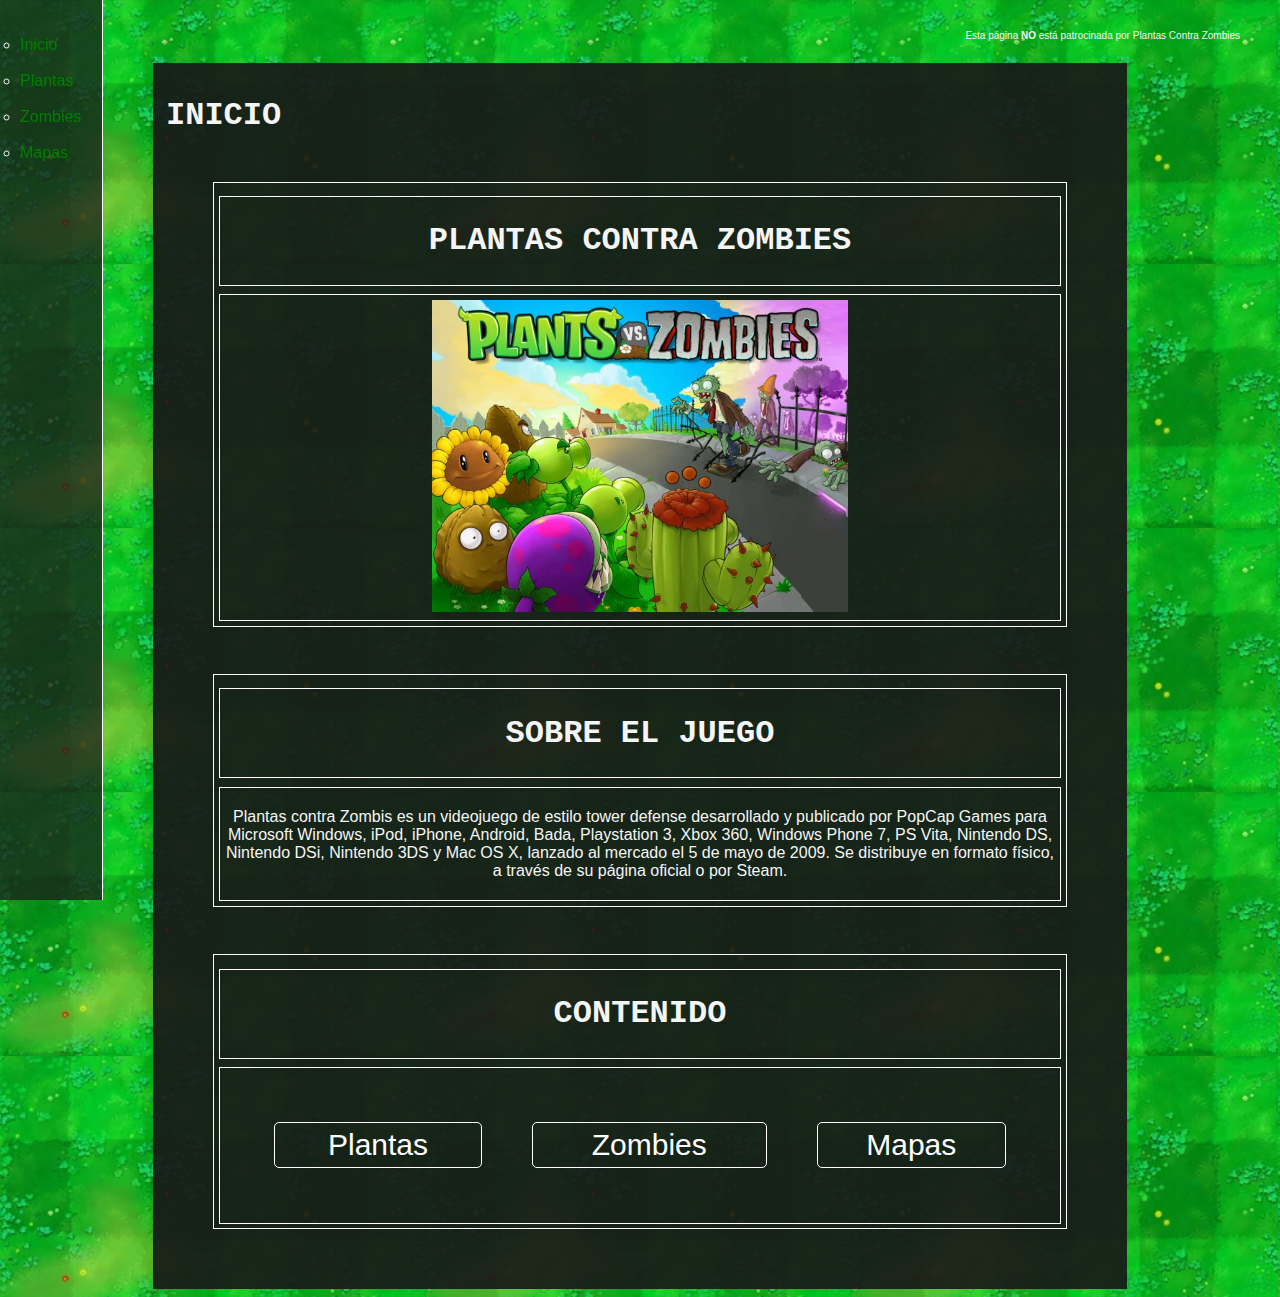
<file: raíz/index.html>
<!DOCTYPE html>
<html lang="en">

<head>
    <meta charset="UTF-8">
    <meta http-equiv="X-UA-Compatible" content="IE=edge">
    <meta name="viewport" content="width=device-width, initial-scale=1.0">
    <title>PvZ Wiki</title>
    <link rel="stylesheet" href="../style/stylesheet.css">
</head>

<body>
    <div class="sidenav">
        <ul>
            <li>
                <a href="./index.html" target="_self">
                    Inicio
                </a><br><br>
            </li>
            <li>
                <a href="./categorias/plantas.html" target="_self">
                    Plantas
                </a><br><br>
            </li>
            <li>
                <a href="./categorias/zombies.html" target="_self">
                    Zombies
                </a><br><br>
            </li>
            <li>
                <a href="./categorias/mapas.html" target="_self">
                    Mapas
                </a><br><br>
            </li>
        </ul>
    </div>
    <div class="anuncio">
        <p>Esta página <strong>NO</strong> está patrocinada por Plantas Contra Zombies</p>

    </div>
    <div class="container">
        <h1>
            Inicio
        </h1>
        <div class="div-principal1">
            <div class="div-principal2">
                <h1>
                    Plantas contra zombies
                </h1>
            </div>
            <div class="div-principal2">
                <img src="../img/main/Plantsvs.Zombies.jpg" alt="" class="foto-principal">
            </div>
        </div>

        <div class="div-principal1">
            <div class="div-principal2">
                <h1>
                    Sobre el juego
                </h1>
            </div>
            <div class="div-principal2">
                <p>
                    Plantas contra Zombis es un videojuego de estilo tower defense desarrollado
                    y publicado por PopCap Games para Microsoft Windows, iPod, iPhone, Android,
                    Bada, Playstation 3, Xbox 360, Windows Phone 7, PS Vita, Nintendo DS, Nintendo DSi,
                    Nintendo 3DS y Mac OS X, lanzado al mercado el 5 de mayo de 2009. Se distribuye en
                    formato físico, a través de su página oficial o por Steam.
                </p>
            </div>
        </div>
        <div class="div-principal1">
            <div class="div-principal2">
                <h1>
                    Contenido
                </h1>
            </div>
            <div class="div-principal2" id="contenido">
                <table class="table-centrar">
                    <tr>

                        <td class="td-bordes">
                            <a href="./categorias/plantas.html" class="contenidos">
                                Plantas
                            </a>
                        </td>
                        <td class="td-bordes">
                            <a href="./categorias/zombies.html" class="contenidos">
                                Zombies
                            </a>
                        </td>
                        <td class="td-bordes">
                            <a href="./categorias/mapas.html" class="contenidos">
                                Mapas
                            </a>
                        </td>

                    </tr>
                </table>
            </div>
        </div>
    </div>


</body>

</html>
</file>
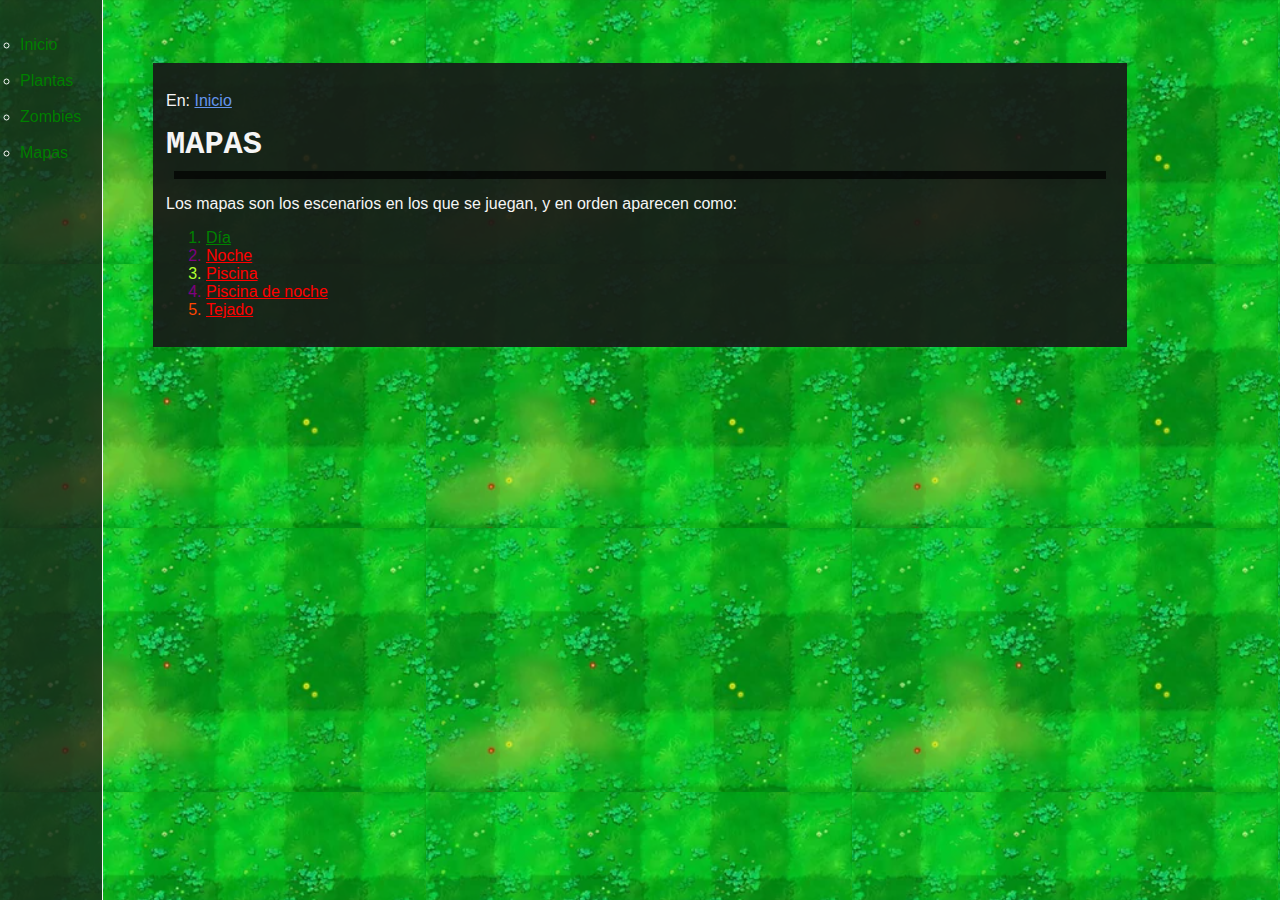
<file: raíz/categorias/mapas.html>
<!DOCTYPE html>
<html lang="en">

<head>
    <meta charset="UTF-8">
    <meta http-equiv="X-UA-Compatible" content="IE=edge">
    <meta name="viewport" content="width=device-width, initial-scale=1.0">
    <title>Mapas</title>
    <link rel="stylesheet" href="../../style/stylesheet.css">

</head>

<body>
    <div class="sidenav">
        <ul>
            <li>
                <a href="../index.html" target="_self">
                    Inicio
                </a><br><br>
            </li>
            <li>
                <a href="../categorias/plantas.html" target="_self">
                    Plantas
                </a><br><br>
            </li>
            <li>
                <a href="../categorias/zombies.html" target="_self">
                    Zombies
                </a><br><br>
            </li>
            <li>
                <a href="../categorias/mapas.html" target="_self">
                    Mapas
                </a><br><br>
            </li>
        </ul>
    </div>
    <div class="container">
        <nav>
            <p>En:
                <a href="../index.html">Inicio</a>
            </p>
        </nav>
        <div class="div-mapas">
            <h1>Mapas</h1>
        </div>
        <div></div>
        <div>
            <p>Los mapas son los escenarios en los que se juegan, y en orden aparecen como:
            <ol id="lista-mapas">

                <li>
                    <a href="../mapas/dia.html" class="dia">
                        Día
                    </a>
                </li>
                <li>
                    <a href="#">
                        Noche
                    </a>
                </li>
                <li>
                    <a href="#">
                        Piscina
                    </a>
                </li>
                <li>
                    <a href="#">
                        Piscina de noche
                    </a>
                </li>
                <li>
                    <a href="#">
                        Tejado
                    </a>
                </li>
            </ol>
            </p>

        </div>
    </div>
</body>

</html>
</file>
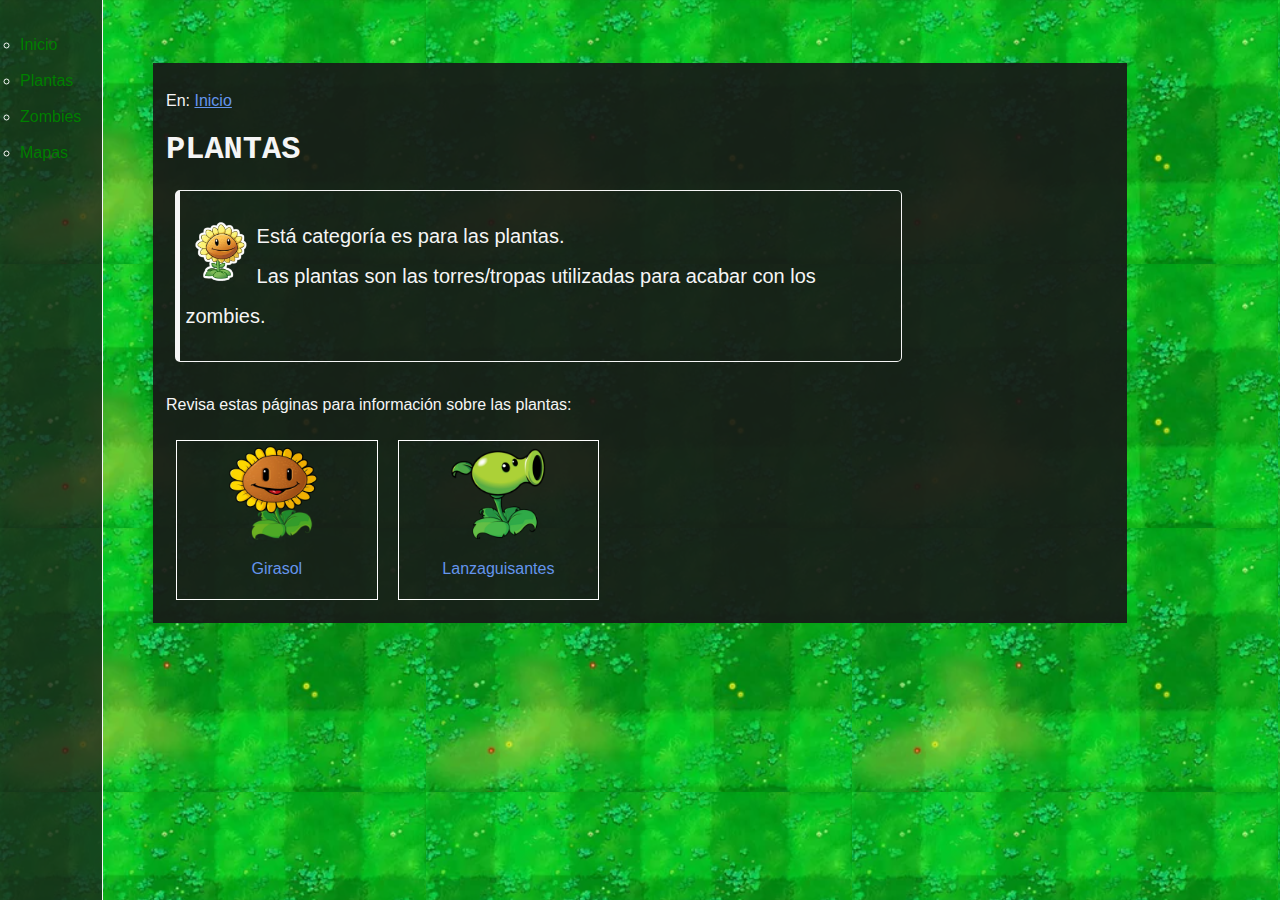
<file: raíz/categorias/plantas.html>
<!DOCTYPE html>
<html lang="en">

<head>
    <meta charset="UTF-8">
    <meta http-equiv="X-UA-Compatible" content="IE=edge">
    <meta name="viewport" content="width=device-width, initial-scale=1.0">
    <title>
        Plantas PvZ Wiki
    </title>
    <link rel="stylesheet" href="../../style/stylesheet.css">
</head>

<body>
    <div class="sidenav">
        <ul>
            <li>
                <a href="../index.html" target="_self">
                    Inicio
                </a><br><br>
            </li>
            <li>
                <a href="../categorias/plantas.html" target="_self">
                    Plantas
                </a><br><br>
            </li>
            <li>
                <a href="../categorias/zombies.html" target="_self">
                    Zombies
                </a><br><br>
            </li>
            <li>
                <a href="../categorias/mapas.html" target="_self">
                    Mapas
                </a><br><br>
            </li>
        </ul>
    </div>
    <div class="container">
        <nav>
            <p>En:
                <a href="../index.html">Inicio</a>
            </p>
        </nav>
        <h1>
            Plantas
        </h1>
        <div class="div-categoria1">
            <div class="div-categoria2">
                <img src="../../img/plantas/planta_sticker.png" alt="" class="foto-categoria">
                <p class="texto-categoria">
                    Está categoría es para las plantas.<br>
                    Las plantas son las torres/tropas utilizadas para acabar con los zombies.
                </p>
            </div>
        </div><br>
        <p>
            Revisa estas páginas para información sobre las plantas:
        </p>
        <div class="row">
            <a href="../plantas/plantas_sunflower.html">
                <div class="column">
                    <img src="../../img/plantas/sunflower.png" alt="girasol" class="foto-categoria2">
                    <p>Girasol</p>
                </div>
            </a>
            <a href="../plantas/plantas_lanzaguisantes.html">
                <div class="column">
                    <img src="../../img/plantas/peashooter.png" alt="lanzaguisantes" class="foto-categoria2">
                    <p>Lanzaguisantes</p>
                </div>
            </a>
        </div>
    </div>
</body>

</html>
</file>
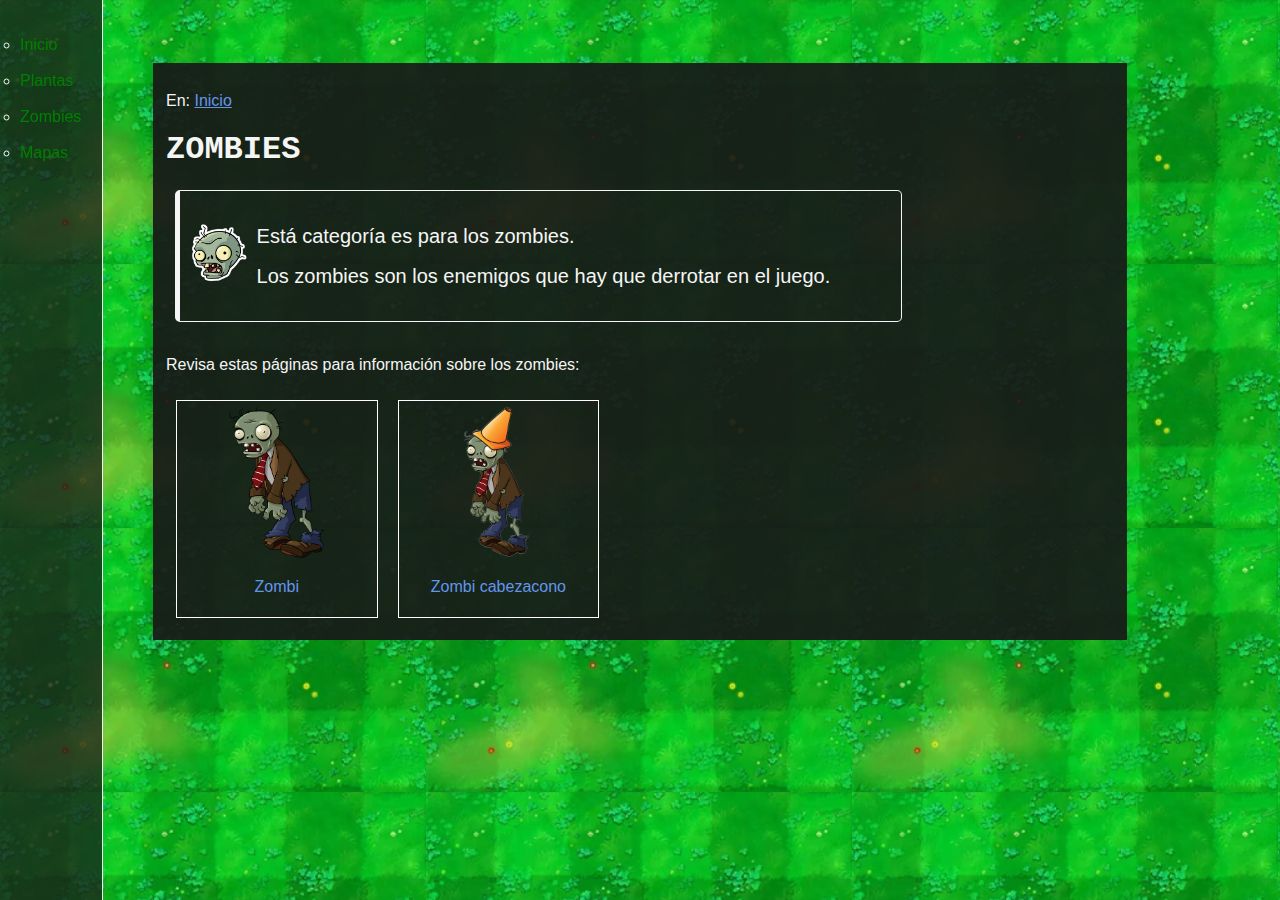
<file: raíz/categorias/zombies.html>
<!DOCTYPE html>
<html lang="en">

<head>
    <meta charset="UTF-8">
    <meta http-equiv="X-UA-Compatible" content="IE=edge">
    <meta name="viewport" content="width=device-width, initial-scale=1.0">
    <title>
        Zombies PvZ Wiki
    </title>
    <link rel="stylesheet" href="../../style/stylesheet.css">
</head>

<body>
    <div class="sidenav">
        <ul>
            <li>
                <a href="../index.html" target="_self">
                    Inicio
                </a><br><br>
            </li>
            <li>
                <a href="../categorias/plantas.html" target="_self">
                    Plantas
                </a><br><br>
            </li>
            <li>
                <a href="../categorias/zombies.html" target="_self">
                    Zombies
                </a><br><br>
            </li>
            <li>
                <a href="../categorias/mapas.html" target="_self">
                    Mapas
                </a><br><br>
            </li>
        </ul>
    </div>
    <div class="container">
        <nav>
            <p>
                En:
                <a href="../index.html">Inicio</a>
            </p>
        </nav>
        <h1>
            Zombies
        </h1>
        <div class="div-categoria1">
            <div class="div-categoria2">
                <img src="../../img/zombies/zombie_sticker.png" alt="" class="foto-categoria">
                <p class="texto-categoria">
                    Está categoría es para los zombies.<br>
                    Los zombies son los enemigos que hay que derrotar en el juego.
                </p>
            </div>
        </div><br>
        <p>
            Revisa estas páginas para información sobre los zombies:
        </p>
        <div class="row">
            <a href="../zombies/zombie_default.html">
                <div class="column">
                    <img src="../../img/zombies/Zombi.png" alt="Zombi" class="foto-categoria2">
                    <p>Zombi</p>
                </div>
            </a>
            <a href="../zombies/zombie_conehead.html">
                <div class="column">
                    <img src="../../img/zombies/Zombi_cabezacono.png" alt="Cabezacono" class="foto-categoria2">
                    <p>Zombi cabezacono</p>
                </div>
            </a>
        </div>
    </div>
</body>

</html>
</file>
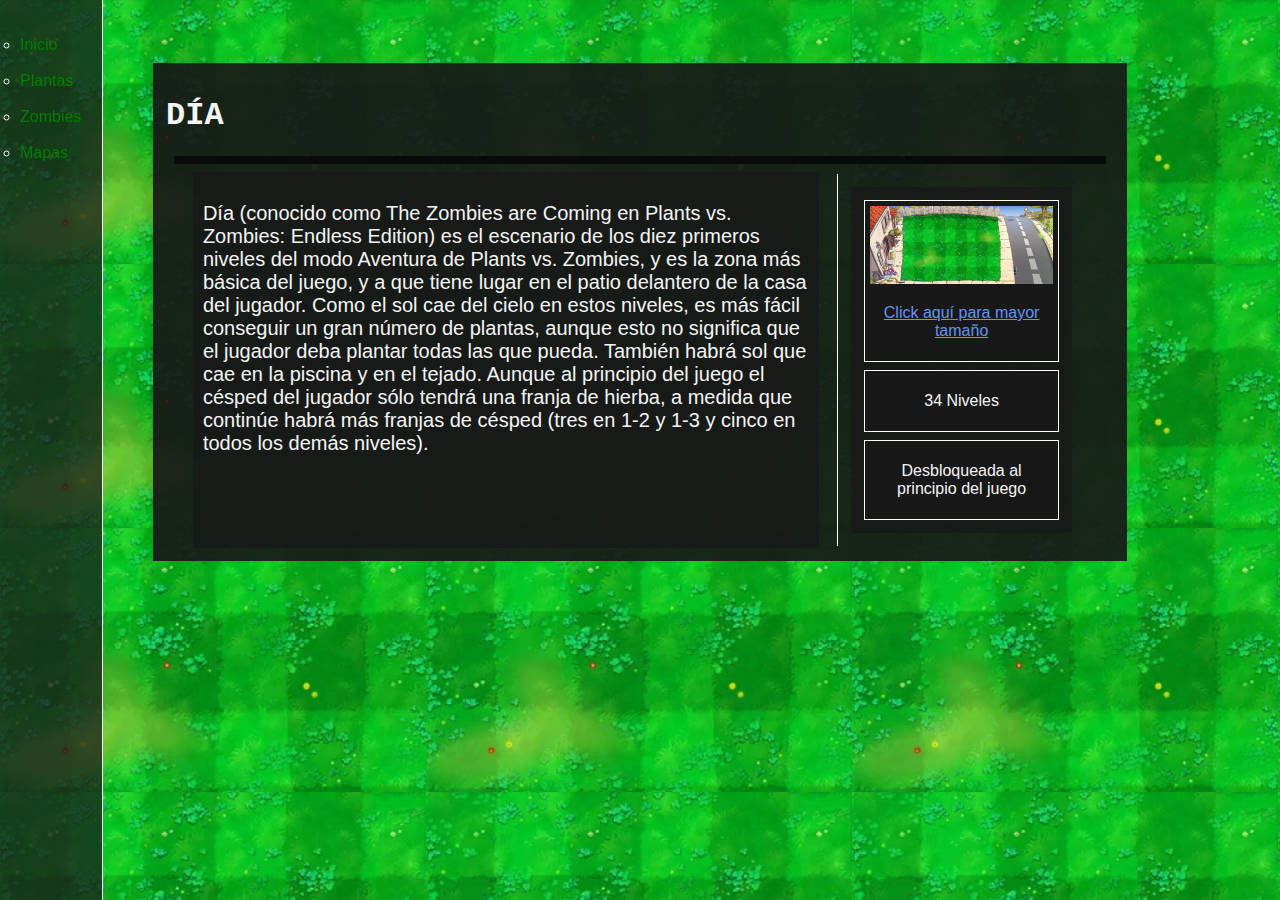
<file: raíz/mapas/dia.html>
<!DOCTYPE html>
<html lang="en">

<head>
    <meta charset="UTF-8">
    <meta http-equiv="X-UA-Compatible" content="IE=edge">
    <meta name="viewport" content="width=device-width, initial-scale=1.0">
    <title>Día PvZ Wiki</title>
    <link href="../../style/stylesheet.css" rel="stylesheet">
</head>

<body>
    <div class="sidenav">
        <ul>
            <li>
                <a href="../index.html" target="_self">
                    Inicio
                </a><br><br>
            </li>
            <li>
                <a href="../categorias/plantas.html" target="_self">
                    Plantas
                </a><br><br>
            </li>
            <li>
                <a href="../categorias/zombies.html" target="_self">
                    Zombies
                </a><br><br>
            </li>
            <li>
                <a href="../categorias/mapas.html" target="_self">
                    Mapas
                </a><br><br>
            </li>
        </ul>
    </div>
    <div class="container">
        <h1>Día</h1>
        <div></div>
        <div class="dia-box">
            <div class="dia-box2">
                <div id="dia-info">
                    <p>
                        Día (conocido como The Zombies are Coming en Plants vs. Zombies: Endless Edition) es el
                        escenario de los diez primeros niveles del modo Aventura de Plants vs. Zombies, y es la zona más
                        básica del juego, y a que tiene lugar en el patio delantero de la casa del jugador. Como el sol
                        cae del cielo en estos niveles, es más fácil conseguir un gran número de plantas, aunque esto no
                        significa que el jugador deba plantar todas las que pueda. También habrá sol que cae en la
                        piscina y en el tejado. Aunque al principio del juego el césped del jugador sólo tendrá una
                        franja de hierba, a medida que continúe habrá más franjas de césped (tres en 1-2 y 1-3 y cinco
                        en todos los demás niveles).
                    </p>
                </div>
            </div>
            <div class="dia-box3">
                <div class="dia-box4">
                    <div class="dia-box6">
                        <a href="./dia2.html">
                            <img src="../../img/mapas/DiaMapa.png" alt="Mapa de día" class="foto-mapa"
                                href="./dia2.html">
                            <p>Click aquí para mayor tamaño</p>
                        </a>
                    </div>
                    <div class="dia-box5">
                        <p>34 Niveles</p>
                    </div>
                    <div class="dia-box5">
                        <p>Desbloqueada al principio del juego</p>
                    </div>
                </div>
            </div>
        </div>
    </div>
</body>

</html>
</file>
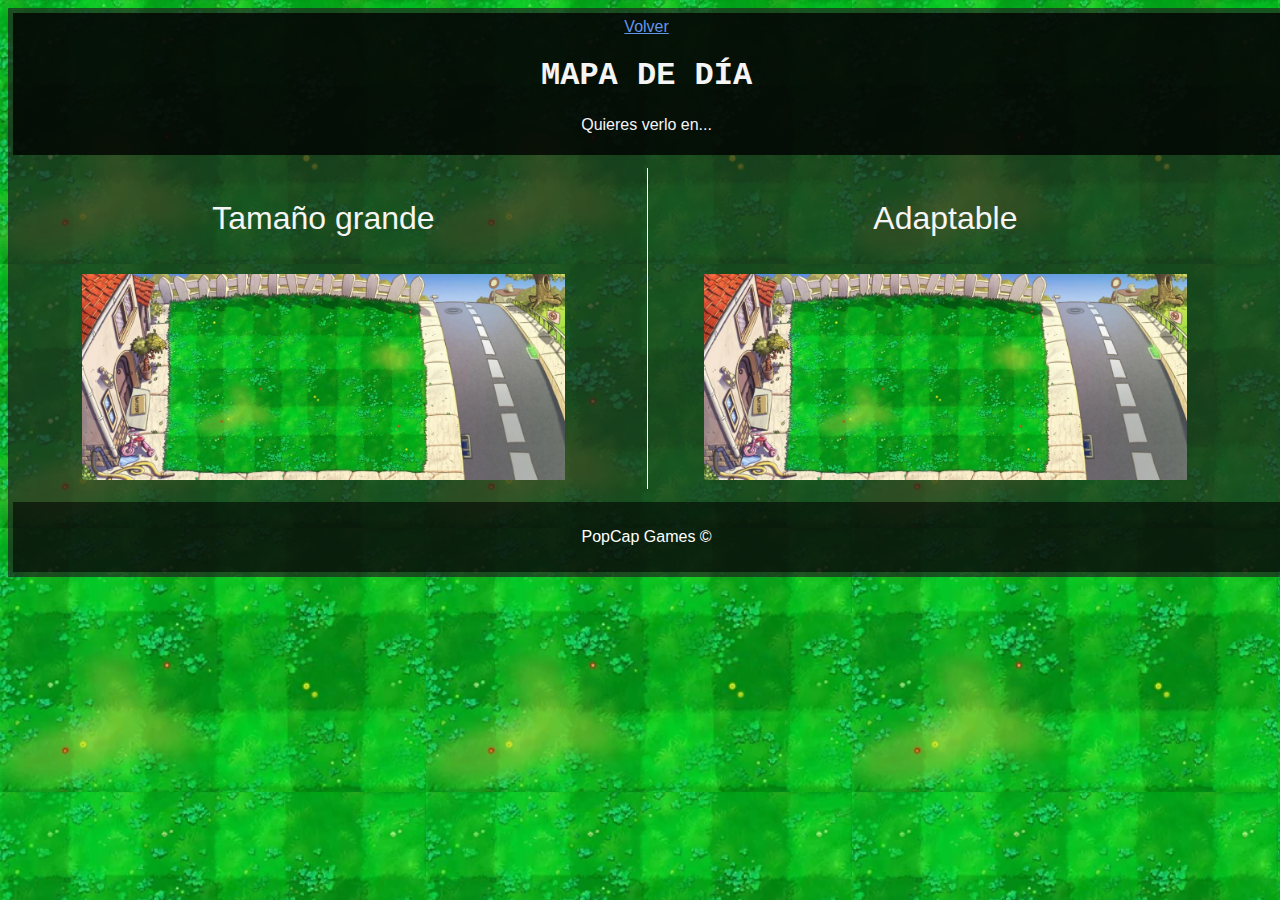
<file: raíz/mapas/dia2.html>
<!DOCTYPE html>
<html lang="en">

<head>
    <meta charset="UTF-8">
    <meta http-equiv="X-UA-Compatible" content="IE=edge">
    <meta name="viewport" content="width=device-width, initial-scale=1.0">
    <title>Día PvZ Wiki</title>
    <link rel="stylesheet" href="../../style/stylesheet.css">
</head>

<body>
    <div class="container-foto">
        <div id="t1">
            <a href="./dia.html" class=""> Volver</a>
            <h1> Mapa de día</h1>
            <p> Quieres verlo en...</p>
        </div>
        <div class="col1">
            <p class="column-text">Tamaño grande</p>
            <div class="col11">
                <a href="./diafullres.html" target="_blank">
                    <img src="../../img/mapas/DiaMapa.png" alt="máxima resolucion" id="map-col">
                </a>
            </div>
        </div>
        <div class="col2">
            <p class="column-text">Adaptable</p>
            <div class="col11">
                <a href="./diaadapt.html" target="_blank">
                    <img src="../../img/mapas/DiaMapa.png" alt="máxima resolucion" id="map-col">
                </a>
            </div>
        </div>
        <div id="copyright">
            <p>PopCap Games ©</p>
        </div>
    </div>
</body>

</html>
</file>
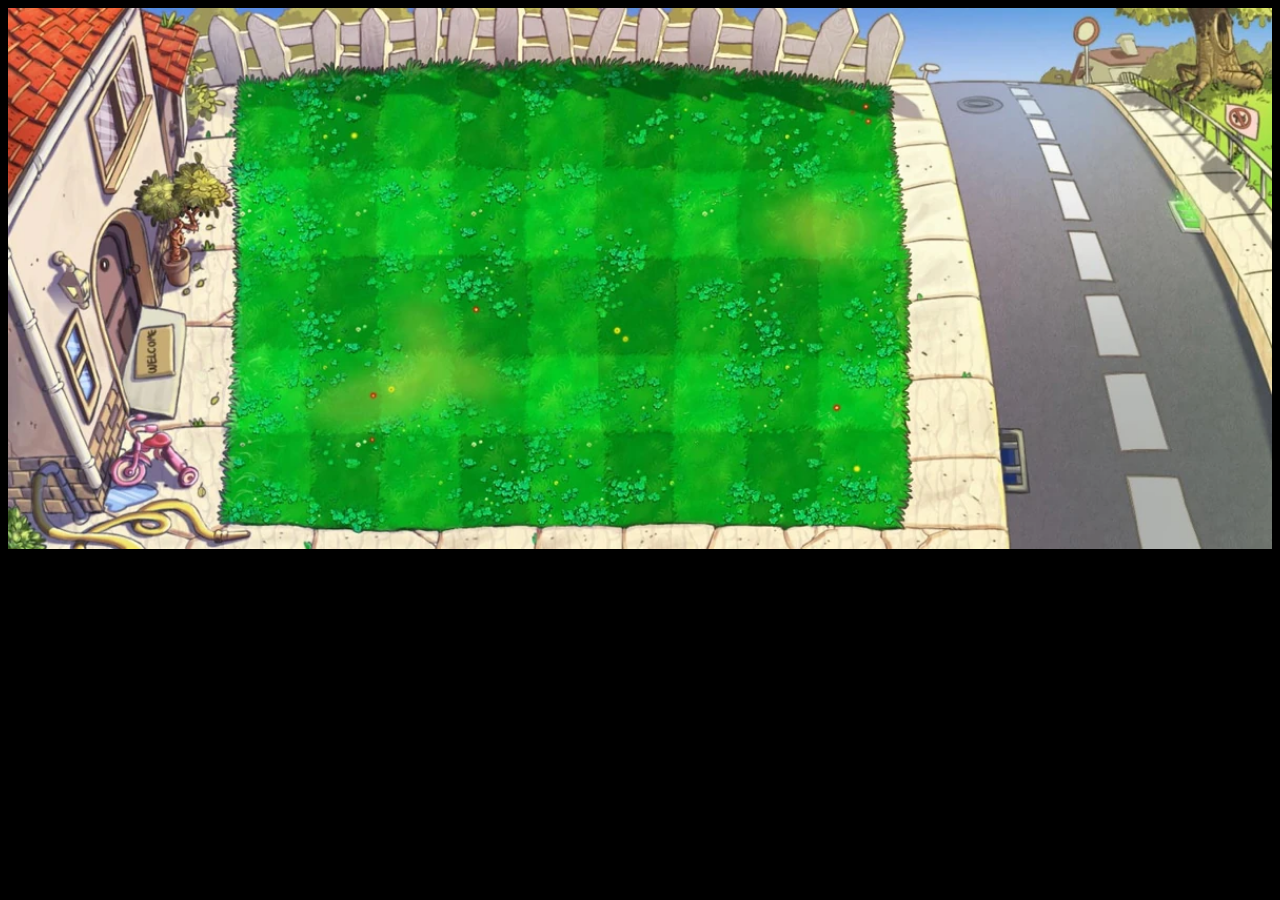
<file: raíz/mapas/diaadapt.html>
<!DOCTYPE html>
<html lang="en">

<head>
    <meta charset="UTF-8">
    <meta http-equiv="X-UA-Compatible" content="IE=edge">
    <meta name="viewport" content="width=device-width, initial-scale=1.0">
    <title>Día PvZ Wiki</title>
    <link rel="stylesheet" href="../../style/stylesheet.css">
</head>

<body class="fr-cont">
    <img src="../../img/mapas/DiaMapa.png" alt="mapa" id="ad-map">

</body>

</html>
</file>
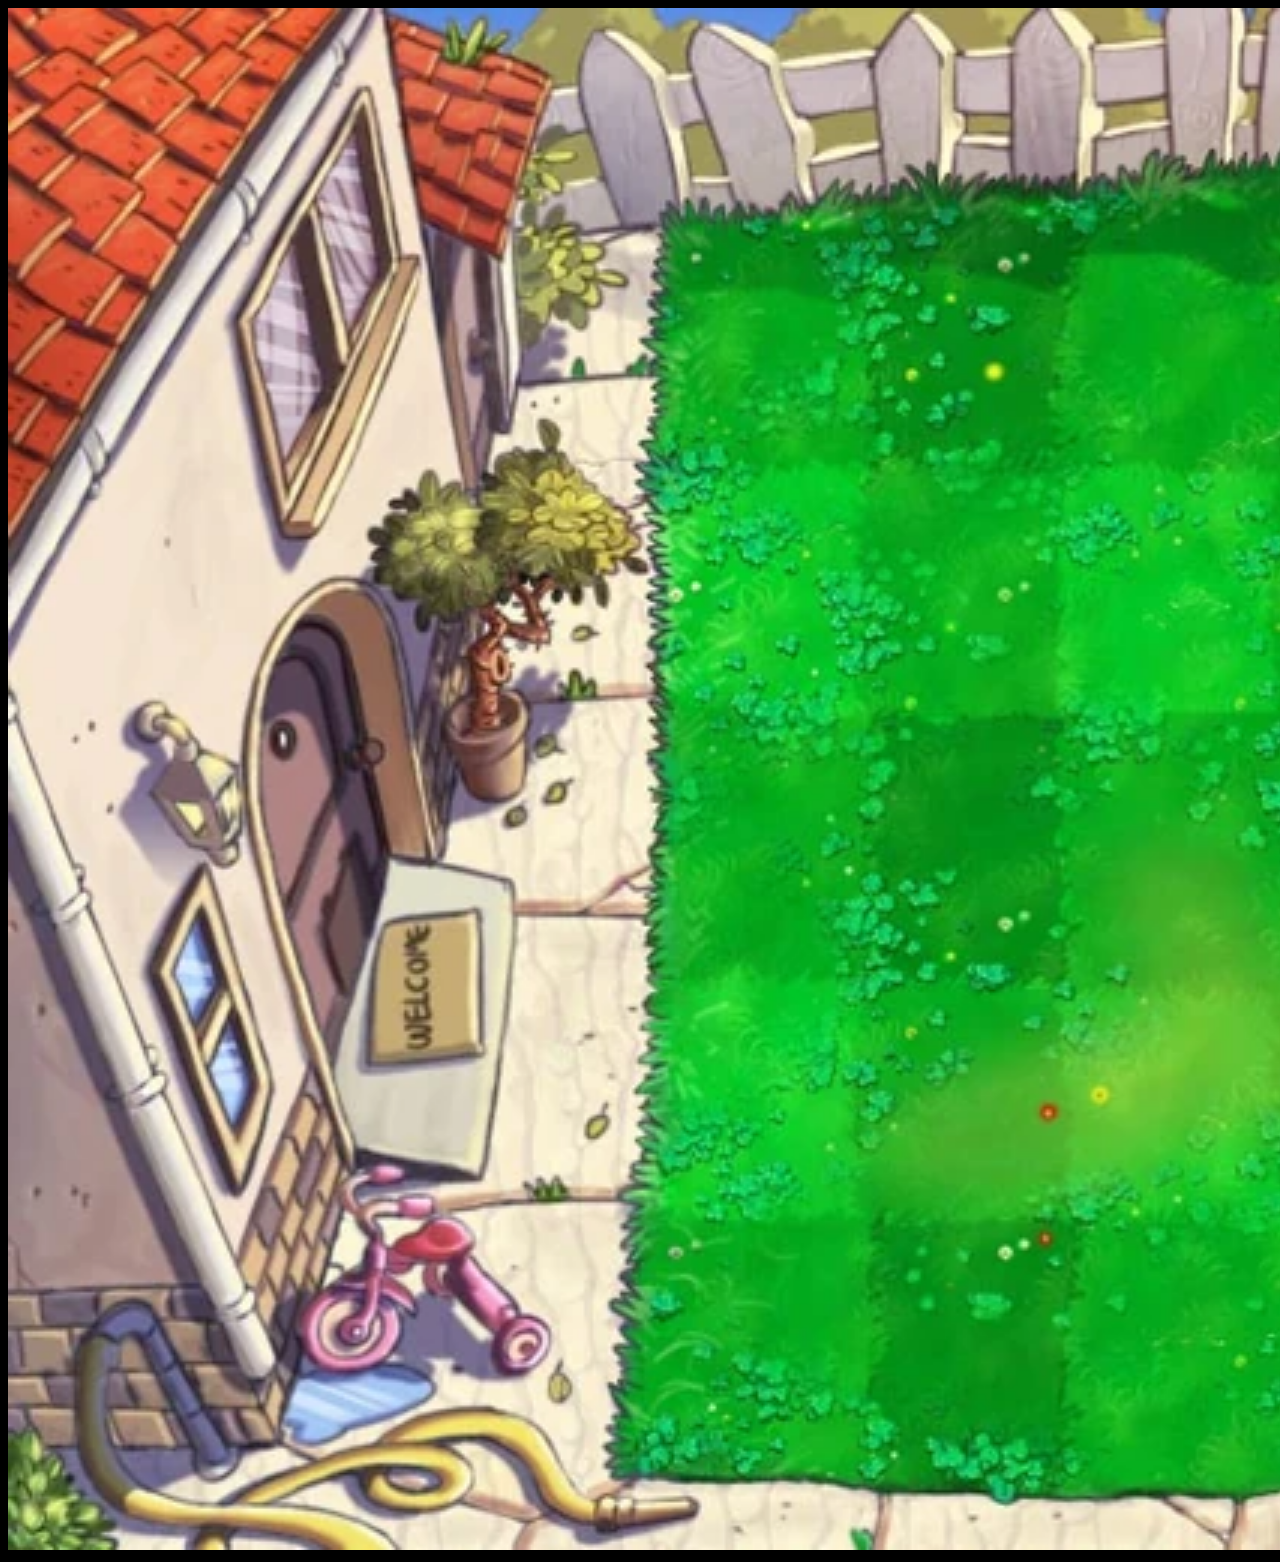
<file: raíz/mapas/diafullres.html>
<!DOCTYPE html>
<html lang="en">

<head>
    <meta charset="UTF-8">
    <meta http-equiv="X-UA-Compatible" content="IE=edge">
    <meta name="viewport" content="width=device-width, initial-scale=1.0">
    <title>Día PvZ Wiki</title>
    <link rel="stylesheet" href="../../style/stylesheet.css">
</head>

<body class="fr-cont">
    <img src="../../img/mapas/DiaMapa.png" alt="mapa" id="fr-map">

</body>

</html>
</file>
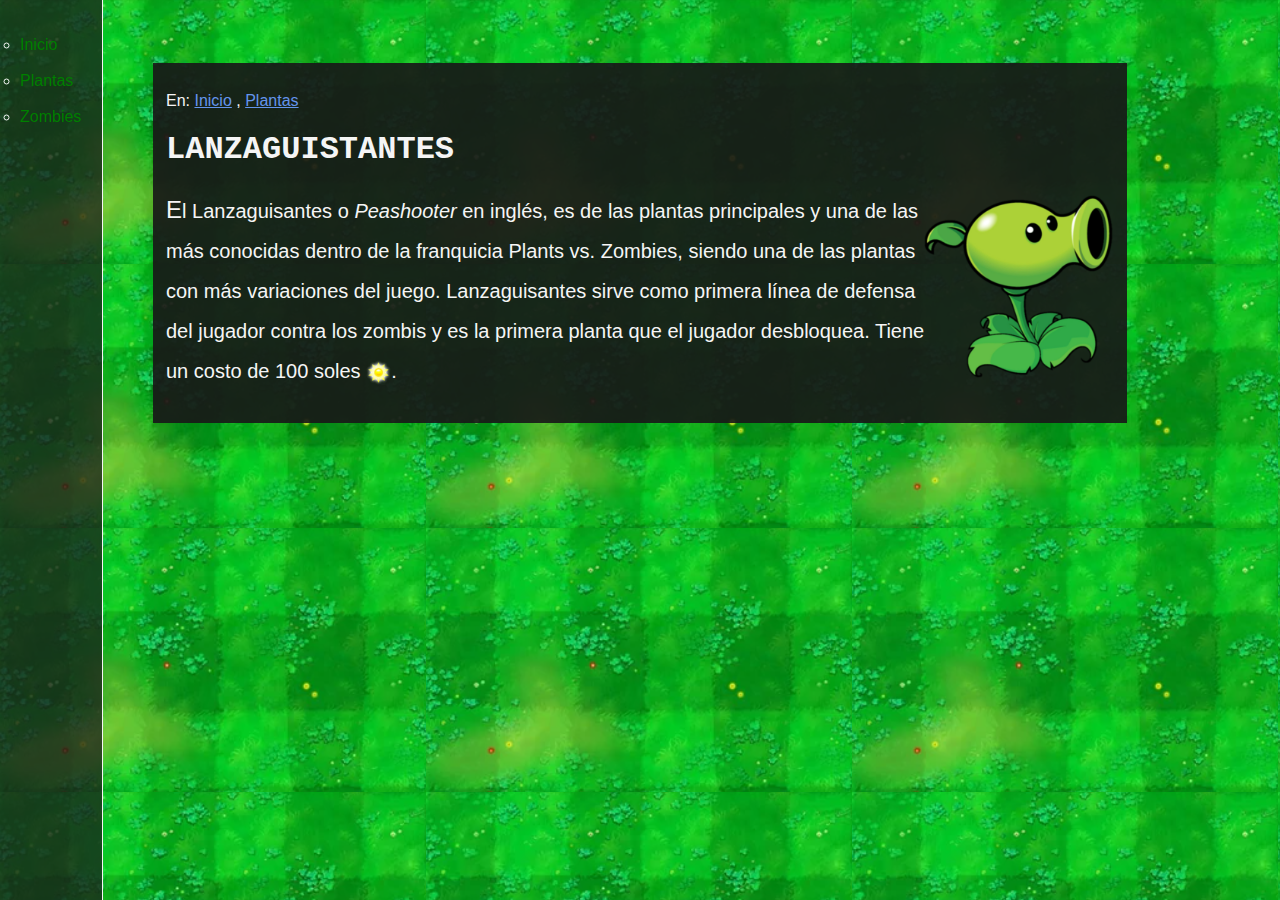
<file: raíz/plantas/plantas_lanzaguisantes.html>
<!DOCTYPE html>
<html lang="en">

<head>
    <meta charset="UTF-8">
    <meta http-equiv="X-UA-Compatible" content="IE=edge">
    <meta name="viewport" content="width=device-width, initial-scale=1.0">
    <title>
        Lanzaguisantes PvZ Wiki
    </title>
    <link rel="stylesheet" href="../../style/stylesheet.css">
</head>

<body>
    <div class="sidenav">
        <ul>
            <li>
                <a href="../index.html" target="_self">
                    Inicio
                </a><br><br>
            </li>
            <li>
                <a href="../categorias/plantas.html" target="_self">
                    Plantas
                </a><br><br>
            </li>
            <li>
                <a href="../categorias/zombies.html" target="_self">
                    Zombies
                </a><br><br>
            </li>
        </ul>
    </div>
    <div class="container">
        <nav>
            <p>En:
                <a href="../index.html">Inicio</a> ,
                <a href="../categorias/plantas.html">Plantas</a>
            </p>
        </nav>
        <h1>
            Lanzaguistantes
        </h1>
        <div class="div-descripcion">
            <img src="../../img/plantas/peashooter.png" alt="" class="foto-descripcion">
            <p class="texto-descripcion">
                El <span id="lan">Lanzaguisantes</span> o <em id="lan">Peashooter</em> en inglés, es de las plantas
                principales
                y una de las más conocidas dentro de la franquicia Plants vs. Zombies,
                siendo una de las plantas con más variaciones del juego.
                Lanzaguisantes sirve como primera línea de defensa del jugador contra los zombis
                y es la primera planta que el jugador desbloquea.
                Tiene un costo de 100 soles <img src="../../img/plantas/Sol.png" alt="soles" class="text-inline">.
            </p>
        </div>
    </div>
</body>

</html>
</file>
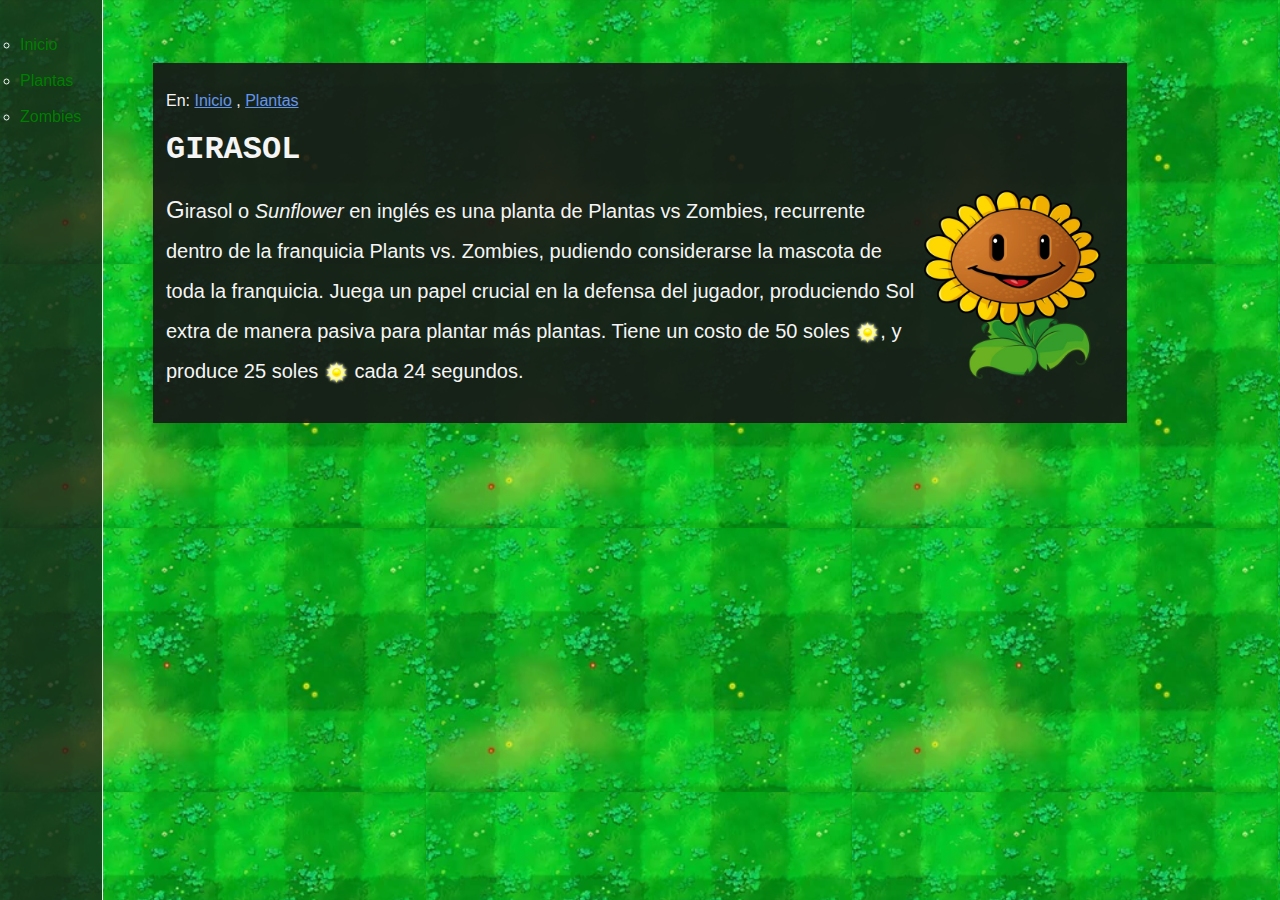
<file: raíz/plantas/plantas_sunflower.html>
<!DOCTYPE html>
<html lang="en">

<head>
    <meta charset="UTF-8">
    <meta http-equiv="X-UA-Compatible" content="IE=edge">
    <meta name="viewport" content="width=device-width, initial-scale=1.0">
    <title>
        Girasol PvZ Wiki
    </title>
    <link rel="stylesheet" href="../../style/stylesheet.css">
</head>

<body>
    <div class="sidenav">
        <ul>
            <li>
                <a href="../index.html" target="_self">
                    Inicio
                </a><br><br>
            </li>
            <li>
                <a href="../categorias/plantas.html" target="_self">
                    Plantas
                </a><br><br>
            </li>
            <li>
                <a href="../categorias/zombies.html" target="_self">
                    Zombies
                </a><br><br>
            </li>
        </ul>
    </div>
    <div class="container">
        <nav>
            <p>En:
                <a href="../index.html">Inicio</a> ,
                <a href="../categorias/plantas.html">Plantas</a>
            </p>
        </nav>
        <h1>
            Girasol
        </h1>
        <div class="div-descripcion">
            <img src="../../img/plantas/sunflower.png" alt="" class="foto-descripcion">
            <p class="texto-descripcion">
                <span id="gir">Girasol</span> o <em id="gir">Sunflower</em> en inglés es una planta de Plantas vs
                Zombies,
                recurrente dentro de la franquicia Plants vs. Zombies, pudiendo considerarse
                la mascota de toda la franquicia. Juega un papel crucial en la defensa del
                jugador, produciendo Sol extra de manera pasiva para plantar más plantas.
                Tiene un costo de 50 soles <img src="../../img/plantas/Sol.png" alt="soles" class="text-inline">, y
                produce 25 soles <img src="../../img/plantas/Sol.png" alt="soles" class="text-inline"> cada 24 segundos.
            </p>
        </div>
    </div>
</body>

</html>
</file>
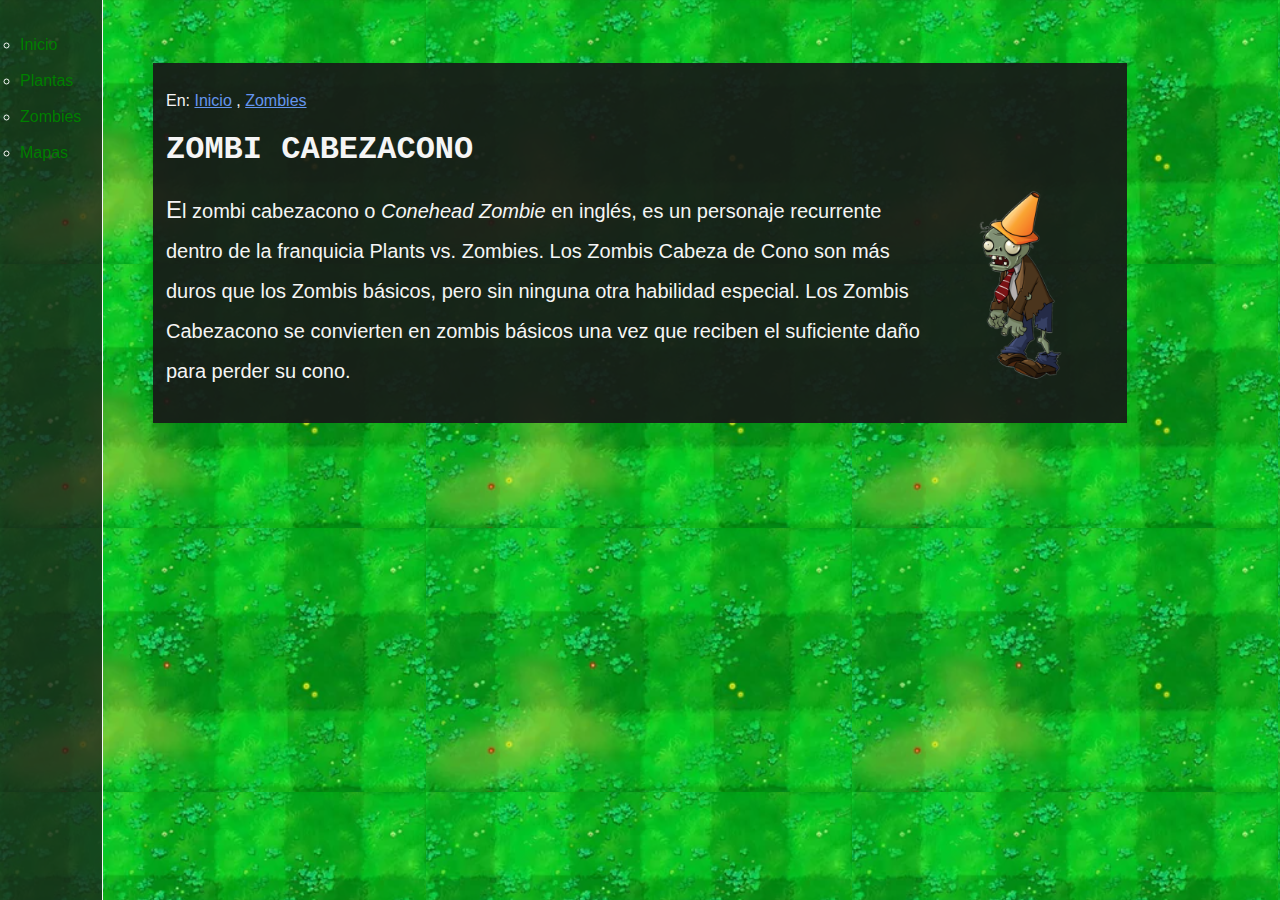
<file: raíz/zombies/zombie_conehead.html>
<!DOCTYPE html>
<html lang="en">
<head>
    <meta charset="UTF-8">
    <meta http-equiv="X-UA-Compatible" content="IE=edge">
    <meta name="viewport" content="width=device-width, initial-scale=1.0">
    <title>
        Zombi cabezacono PvZ Wiki
    </title>
    <link rel="stylesheet" href="../../style/stylesheet.css">
</head>
<body>
    <div class="sidenav">
        <ul>
            <li>
                <a href="../index.html" target="_self">
                    Inicio
                </a><br><br>
            </li>
            <li>
                <a href="../categorias/plantas.html" target="_self">
                    Plantas
                </a><br><br>
            </li>
            <li>
                <a href="../categorias/zombies.html" target="_self">
                    Zombies
                </a><br><br>
            </li>
            <li>
                <a href="../categorias/mapas.html" target="_self">
                    Mapas
                </a><br><br>
            </li>
        </ul>
    </div>
    <div class="container">
        <nav>
            <p>En:
                <a href="../index.html">Inicio</a>  ,
                <a href="../categorias/zombies.html">Zombies</a>
            </p>
        </nav>
        <h1>
            Zombi cabezacono
        </h1>
        <div class="div-descripcion">
            <img src="../../img/zombies/conehead.png"  alt="" class="foto-descripcion">
            <p class="texto-descripcion">	
                El <span id="zom2">zombi cabezacono</span> o <em id="zom2">Conehead Zombie</em> en inglés,
                es un personaje recurrente dentro de la franquicia Plants vs. Zombies.
                Los Zombis Cabeza de Cono son más duros que los Zombis básicos,
                pero sin ninguna otra habilidad especial. Los Zombis Cabezacono
                se convierten en zombis básicos una vez que reciben el suficiente
                daño para perder su cono.
            </p>
        </div>
    </div>
</body>
</html>
</file>
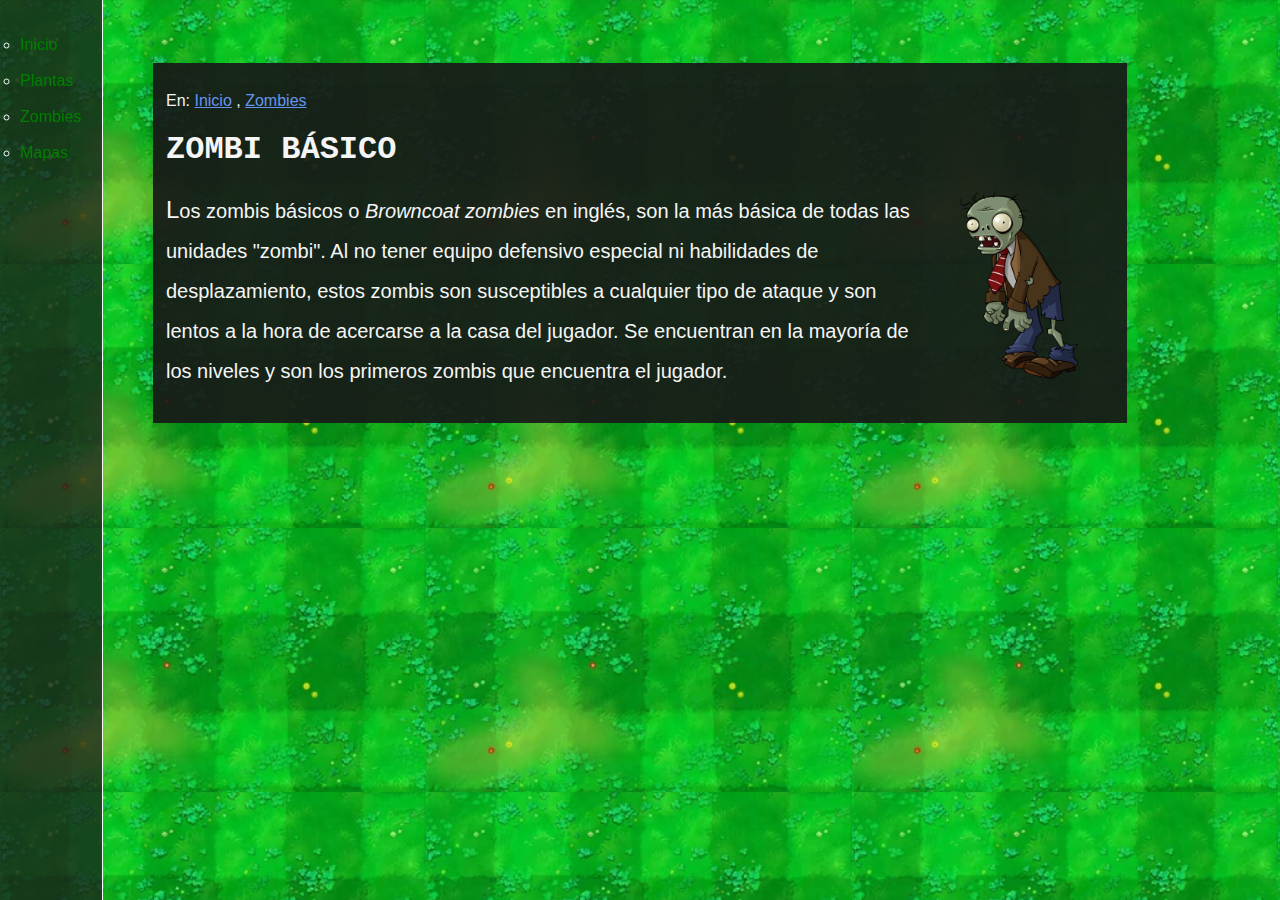
<file: raíz/zombies/zombie_default.html>
<!DOCTYPE html>
<html lang="en">
<head>
    <meta charset="UTF-8">
    <meta http-equiv="X-UA-Compatible" content="IE=edge">
    <meta name="viewport" content="width=device-width, initial-scale=1.0">
    <title>
        Zombi básico PvZ Wiki
    </title>
    <link rel="stylesheet" href="../../style/stylesheet.css">
</head>
<body>
    <div class="sidenav">
        <ul>
            <li>
                <a href="../index.html" target="_self">
                    Inicio
                </a><br><br>
            </li>
            <li>
                <a href="../categorias/plantas.html" target="_self">
                    Plantas
                </a><br><br>
            </li>
            <li>
                <a href="../categorias/zombies.html" target="_self">
                    Zombies
                </a><br><br>
            </li>
            <li>
                <a href="../categorias/mapas.html" target="_self">
                    Mapas
                </a><br><br>
            </li>
        </ul>
    </div>
    <div class="container">
        <nav>
            <p>En:
                <a href="../index.html">Inicio</a>  ,
                <a href="../categorias/zombies.html">Zombies</a>
            </p>
        </nav>
        <h1>
            Zombi básico
        </h1>
        <div class="div-descripcion">
            <img src="../../img/zombies/zombie.png"  alt="" class="foto-descripcion">
            <div class="mayuscula">
            <p class="texto-descripcion">	
             Los <span id="zom">zombis básicos</span> o <em id="zom">Browncoat zombies</em> en inglés, son la más básica de todas las unidades "zombi".
              Al no tener equipo defensivo especial ni habilidades de desplazamiento, estos zombis son susceptibles a
               cualquier tipo de ataque y son lentos a la hora de acercarse a la casa del jugador. Se encuentran en la
                mayoría de los niveles y son los primeros zombis que encuentra el jugador.
            </p>
            </div>
        </div>
    </div>
</body>
</html>
</file>
<file: style/stylesheet.css>
body {
    background-image: url(../img/main/background2.png);
    color: whitesmoke;
}

.sidenav {
    height: 100%;
    width: 7%;
    position: fixed;
    z-index: 1;
    top: 0;
    left: 0;
    background-color: #1b1b1bbe;
    overflow-x: hidden;
    padding-top: 0px;
    padding-left: 0px;
    border-right: 1px solid whitesmoke;
    min-width: 8%;
}

.container {
    background-color: rgba(24, 24, 24, 0.918);
    width: 75%;
    margin-left: auto;
    margin-right: auto;
    margin-top: 5%;
    padding: 1%;
    position: relative;
}

.div-principal1 {
    border: 1px solid white;
    padding: 0.5%;
    margin: 5%;
}

.div-principal2 {
    border: 1px solid white;
    padding: 0.5%;
    margin-top: 1%;
    text-align: center;

}

.foto-principal {
    margin-left: auto;
    margin-right: auto;
    width: 50%;

}

.table-centrar {
    margin-left: auto;
    margin-right: auto;
    border-spacing: 50px;
    width: 100%;

    margin-inline-start: auto;
    margin-inline-end: auto;
    text-indent: initial;
}

.td-bordes {
    border: 1px solid white;
    border-radius: 5px;
    padding: 5px;
    text-decoration: none;

}

.contenidos {
    color: white;
    text-decoration: none;
    font-size: 30px;
}

a {
    color: cornflowerblue;
    transition: color 0.2s;

}

a:hover {
    color: lightskyblue;
}


.div-categoria1 {
    border: 1px solid whitesmoke;
    border-left-width: 5px;
    border-radius: 5px;
    padding: 5px;
    width: 75%;
    text-align: center;
    margin-left: 1%;
}

.div-categoria2 {
    text-align: left;
    margin: 0px;
    border: 0PX;
}

.div-categoria2::after {
    content: "";
    clear: both;
    display: table;
}

.div-categoria3 {
    width: 25%;
    text-align: left;
}

.foto-categoria {
    float: left;
    padding: 0%;
    padding-top: 0%;
    margin-left: 0%;
    width: 10%;
}

.texto-categoria {
    font-size: 20px;
    line-height: 200%;
}


.table-categoria {
    width: 50%;
    margin-left: auto;
    margin-right: auto;
    border-spacing: 50px;
}

.column {
    float: left;
    width: 20%;
    padding: 5px;
    border: 1px solid white;
    margin: 10px;
    text-align: center;
}

.row::after {
    content: "";
    clear: both;
    display: table;
}

.div-descripcion {
    text-align: left;
    margin: 0px;
    border: 0PX;
}

.div-descripcion::after {
    content: "";
    clear: both;
    display: table;
}


.texto-descripcion {
    font-size: 20px;
    line-height: 200%;
}

.foto-descripcion {
    float: right;
    padding: 0%;
    padding-top: 0%;
    margin-left: 0%;
    width: 20%;
}

.text-inline {
    width: auto;
    height: 25px;
    vertical-align: middle;
}

* {
    font-family: 'Gill Sans', 'Gill Sans MT', Calibri, 'Trebuchet MS', sans-serif;
}

h1 {
    font-family: 'Courier New', Courier, monospace;
    text-transform: uppercase;
}

ul {
    padding: 20px;
    list-style-type: circle;
}

.sidenav a {
    text-decoration: none;
}

#gir {
    transition: color 0.2s;
}

#gir:hover {
    color: yellow;
}

#lan {
    transition: color 0.2s;
}

#lan:hover {
    color: greenyellow;
}

#zom {
    transition: color 0.2s;
}

#zom:hover {
    color: indigo;
}

#zom2 {
    transition: color 0.2s;
}

#zom2:hover {
    color: orangered;
}

.anuncio {
    position: absolute;
    right: 40px;
    top: 20px;
    font-size: 10px;
}

.foto-categoria2 {
    width: 50%;
    transition: width 0.5s;
}

.foto-categoria2:hover {
    width: 55%;
}

.container2 {
    display: flex;
    background-color: rgba(24, 24, 24, 0.918);
    width: 75%;
    margin-left: auto;
    margin-right: auto;
    padding: 1%;
}

.div-mapas {
    width: 100%;
}

.texto-descripcion::first-letter {
    font-size: 1.5rem;
}


div:empty {
    height: 0.5rem;
    background-color: rgba(0, 0, 0, 0.678);
    margin: 0.5rem;
}

.info1 {
    width: 60%;
}

.div-mapas h1 {
    margin: 0;

}

a[target] {
    color: green;
}

ol li:nth-child(odd),
ol li:nth-child(odd) {
    color: greenyellow;
}

ol li:nth-child(even),
ol li:nth-child(even).noche {
    color: purple;
}

ol li:first-child {
    color: green;

}

ol li:last-child {
    color: orangered;
}


#contenido td:nth-of-type(odd) {
    text-decoration: white;
    font-stretch: condensed;
}

a[href="#"] {
    color: red
}

.dia {
    color: green;
}

.noche {
    color: purple;
}

.dia-box {
    display: flex;
    flex-direction: row;
    flex-wrap: nowrap;
    justify-content: center;
    align-items: stretch;
}

.dia-box2 {
    background-color: rgba(24, 24, 24, 0.747);
    flex-basis: 65%;
    padding: 5px;
    margin-right: 1rem;
    order: 1;
}

.dia-box3 {
    flex-basis: 25%;
    padding: 5px;
    flex-flow: column nowrap;
    margin: 2px;
    border-left: 1px solid white;
    order: 2;
}

.dia-box4 {
    background-color: rgba(24, 24, 24, 0.678);
    padding: 5px;
    text-align: center;
    margin: 0.5rem;
    flex-flow: column nowrap;
}

.dia-box5,
.dia-box6 {
    background-color: rgba(24, 24, 24, 0.897);
    padding: 5px;
    text-align: center;
    margin: 0.5rem;
}

.dia-box6 {
    border: 1px solid white;
}

.foto-mapa {
    width: 100%;
}

.container-foto {
    background-color: rgba(32, 32, 32, 0.685);
    width: 99%;
    position: absolute;
    margin-left: auto;
    margin-right: auto;
    padding: 5px;

}

#t1 {
    background-color: rgba(0, 0, 0, 0.781);
    text-align: center;
    padding: 5px;
}

.column-text {
    font-size: 2rem;
    text-align: center;
}

#col1 {
    float: left;
    width: 49%;
    margin: 0;
    padding: 1rem;
    text-align: center;
}

.col1,
.col2 {
    width: 47%;
    float: left;
    margin: 1%;
}

.col2 {
    border-left: 1px solid white;
}

.col11 {
    margin-left: auto;
    width: 90%;
    margin-right: auto;
    text-align: center;
}

#map-col {
    margin: 5px;
    width: 90%;
}

#fr-map {
    width: 3600px;
    height: 1542px;
}

.fr-cont {
    background: black;
}

#ad-div {
    width: 100%;
}

#ad-map {
    width: 100%;
}

#dia-info {
    padding: 5px;
    font-size: 20px;
}

#copyright {
    padding: 10px;
    color: #fff;
    background-color: rgba(0, 0, 0, 0.568);
    clear: left;
    text-align: center;
}

@media (min-width:1px) {
    .container {
        background-color: rgba(255, 0, 0, 0.781);
    }
}

@media (min-width:768px) {
    .container {
        background-color: rgba(219, 125, 2, 0.918);
    }
}

@media (min-width:992px) {
    .container {
        background-color: rgba(92, 70, 0, 0.918);
    }
}

@media (min-width:1200px) {
    .container {
        background-color: rgba(24, 24, 24, 0.918);
    }
}

div~.dia-box5 {
    border: 1px solid white;
}
</file>
